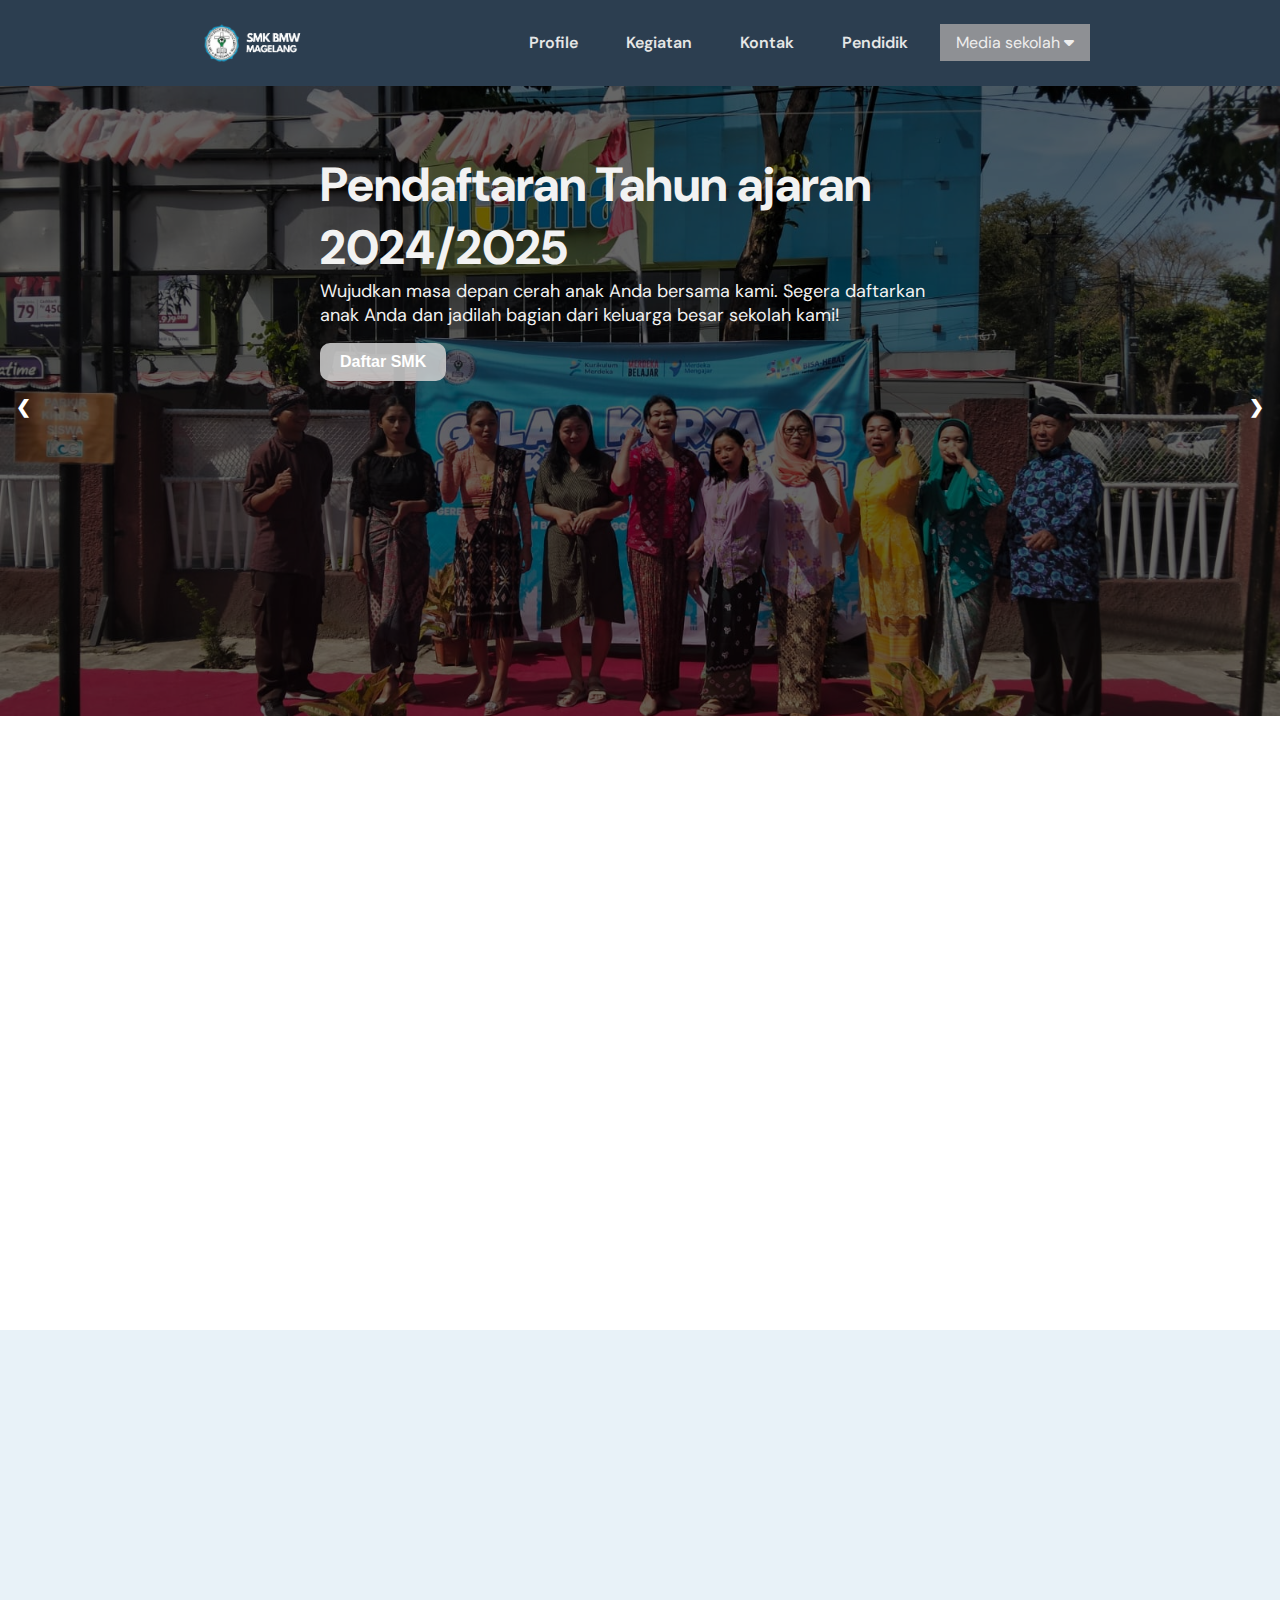
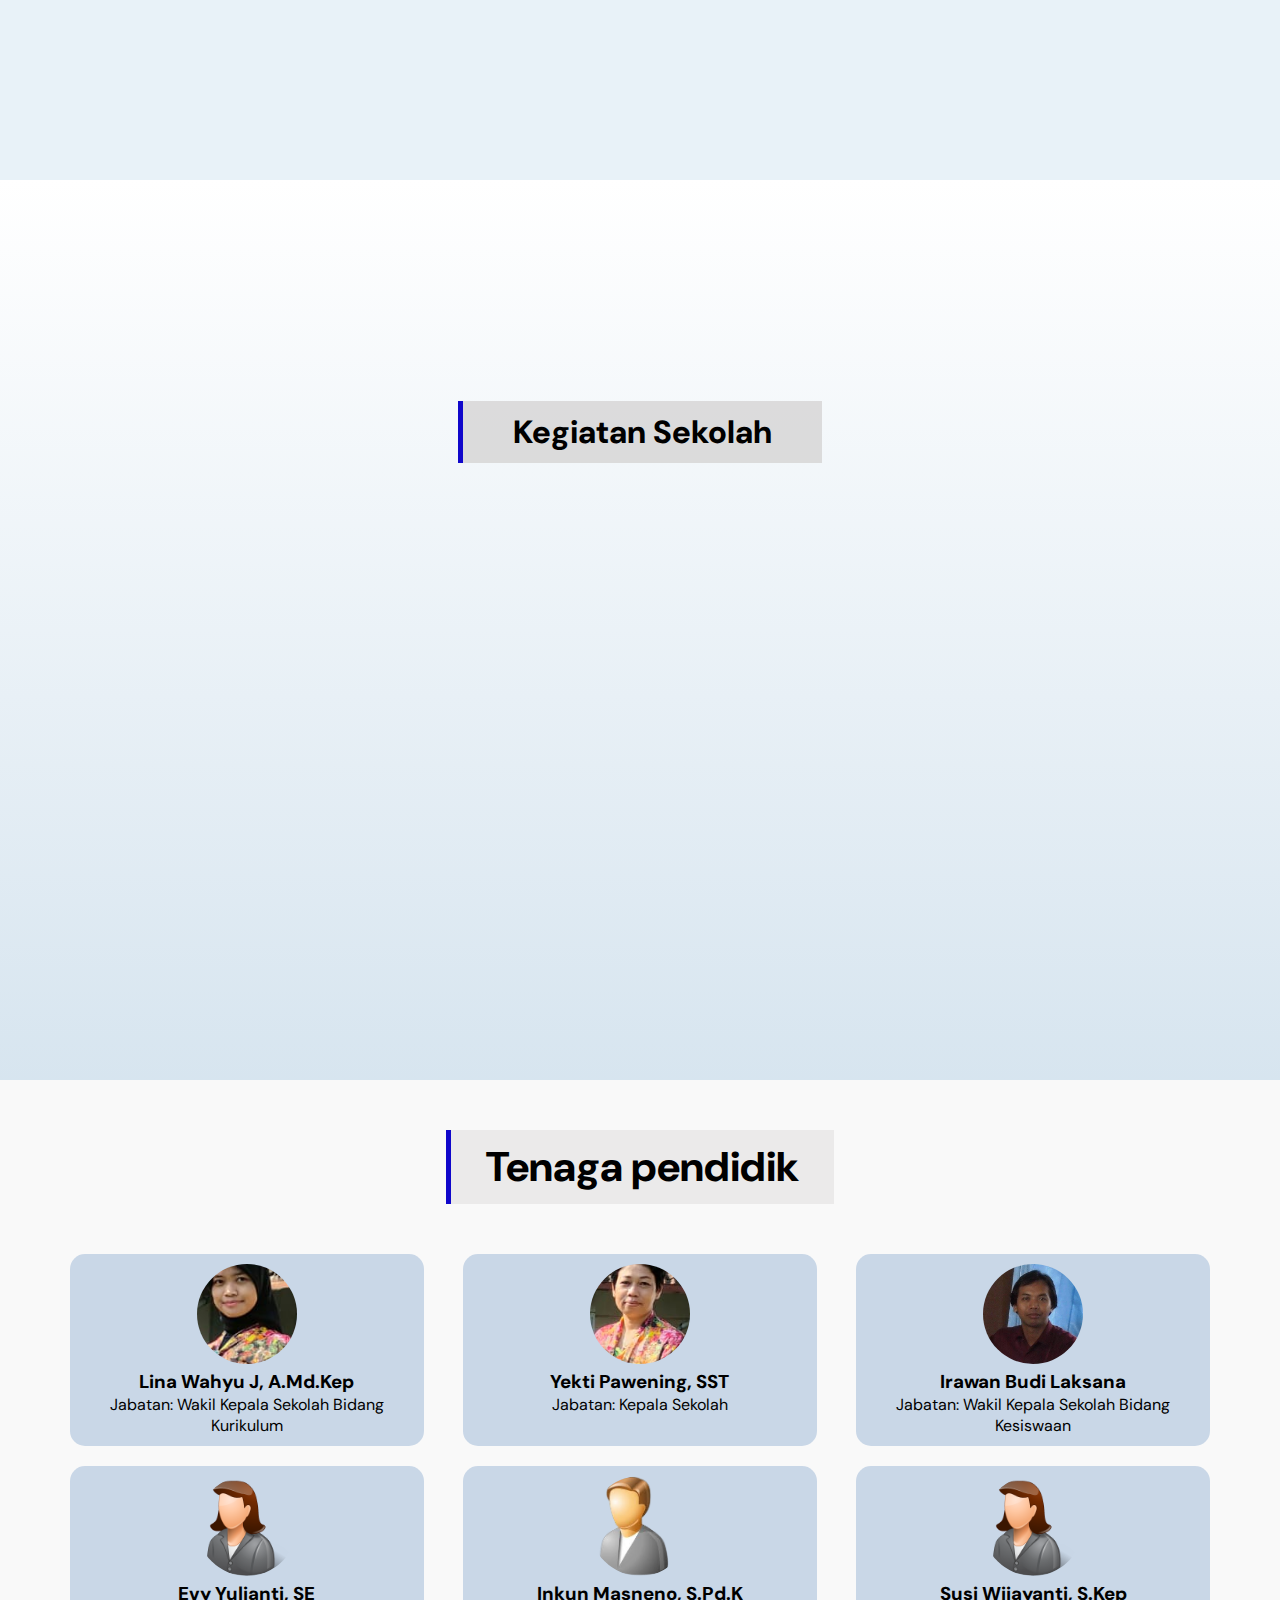
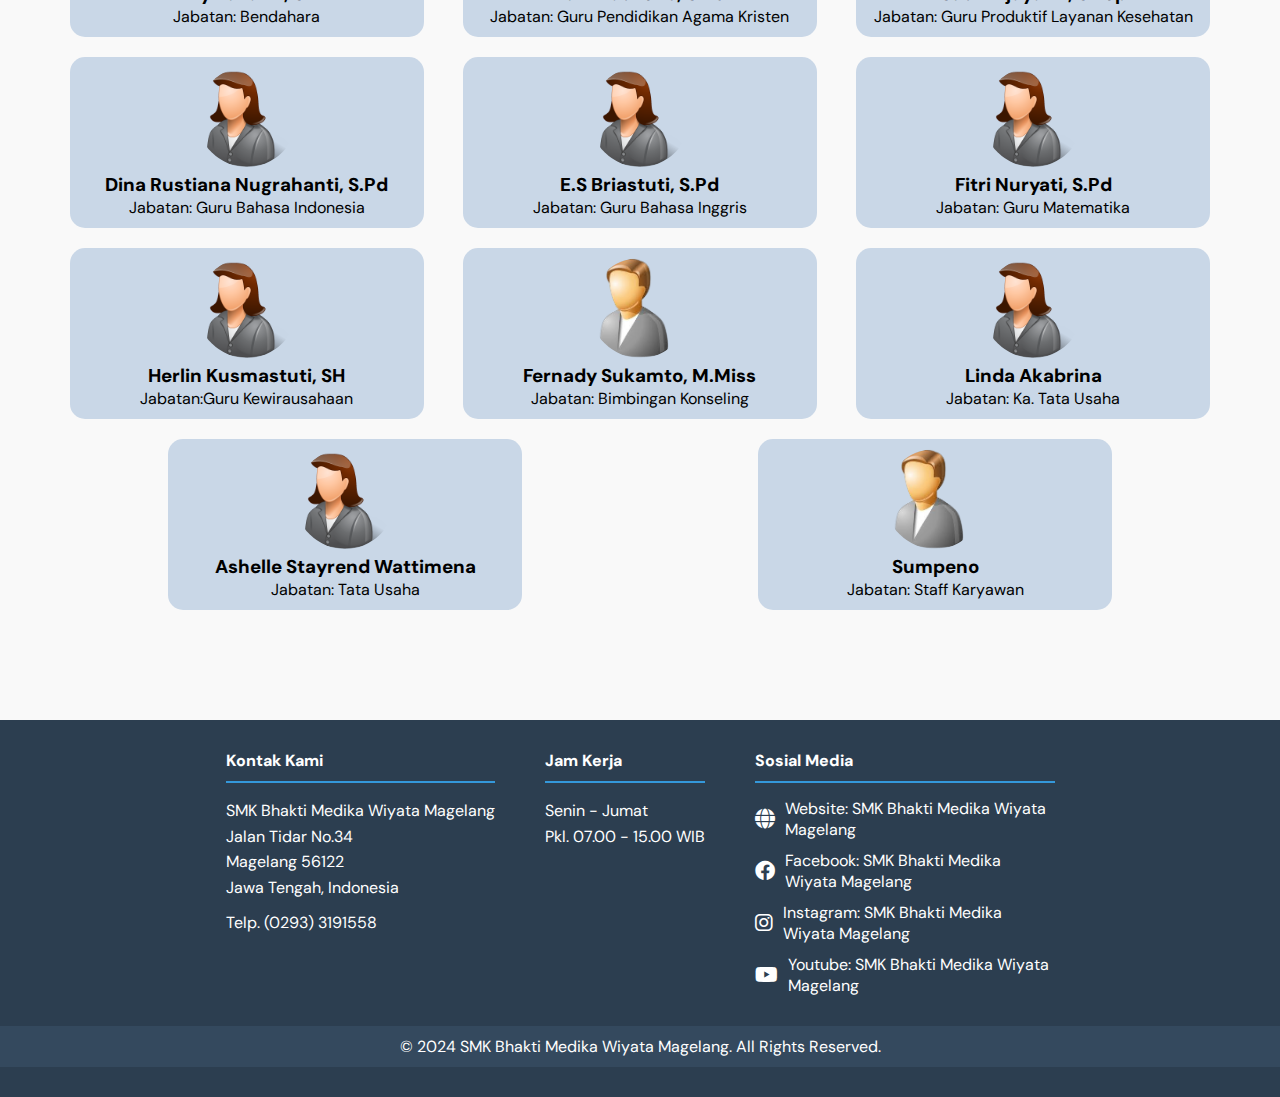
<file: index.html>
<!DOCTYPE html>
<html lang="en">
<head>
    <meta charset="UTF-8">
    <meta name="viewport" content="width=device-width, initial-scale=1.0">
    <title>Document</title>
    <link rel="stylesheet" href="style.css">
    <link href="https://unpkg.com/aos@2.3.1/dist/aos.css" rel="stylesheet">
    <script src="https://unpkg.com/aos@2.3.1/dist/aos.js"></script>
    <link rel="stylesheet"
href="https://cdn.jsdelivr.net/npm/swiper@11/swiper-bundle.min.css"/>
<link rel="stylesheet" href="https://cdnjs.cloudflare.com/ajax/libs/font-awesome/6.0.0-beta3/css/all.min.css">
</head>
<body>
    
    <!-- navbar -->

    <nav>
        <div class="logo">
            <img src="img/SMK BMW (1).png" alt="logo sekolah">
           
        </div>

        <ul class="menu">
            <li><a href="#profilsekolah">Profile</a></li>
            <li><a href="#kegiatan">Kegiatan</a></li>
            <li><a href="#footers">Kontak</a></li> 
            <li><a href="#tenaga-pendidik"> Pendidik</a></li> 
            
            <div class="dropdown">
                <button class="dropbtn">Media sekolah
                  <i class="fa fa-caret-down"></i>
                </button>
            <div class="dropdown-content">
                  <a href="galery.html">Galeri</a>
                 </div>
              </div> 
        </ul>
    </nav>

    <!-- akhir navbar -->

    <!-- pendaftaran sekolah -->
    
        <div class="container">
          
            <div class="mySlides">
              <div class="numbertext">1 / 6</div>
                <img src="img/foto4.jpeg" alt="fotoslide2" style="filter: brightness(40%); width: 100%; height: auto;">
                <div class="textCentered">
                  <h1>Pendaftaran  Tahun ajaran<br> 2024/2025</h1>
                  <p>Wujudkan masa depan cerah anak Anda bersama kami. Segera daftarkan anak Anda dan jadilah bagian dari keluarga besar sekolah kami!</p>
                  <button><a href="pendaftaran.html">Daftar SMK</a></button>
                </div>
            </div>
          
            <div class="mySlides">
              <div class="numbertext">3 / 6</div>
                <img src="img/foto5.jpeg" alt="fotoslide3" style="filter: brightness(40%);">
                <div class="textCentered">
                  <h1>Pendaftaran  Tahun ajaran<br> 2024/2025</h1>
                  <p>Wujudkan masa depan cerah anak Anda bersama kami. Segera daftarkan anak Anda dan jadilah bagian dari keluarga besar sekolah kami!</p>
                  <button><a href="pendaftaran.html">Daftar SMK</a></button>
                </div>
            </div>
          
            <div class="mySlides">
              <div class="numbertext">4 / 6</div>
                <img src="img/foto6.jpeg" alt="fotoslide4" style="filter: brightness(40%);">
                <div class="textCentered">
                  <h1>Pendaftaran  Tahun ajaran<br> 2024/2025</h1>
                  <p>Wujudkan masa depan cerah anak Anda bersama kami. Segera daftarkan anak Anda dan jadilah bagian dari keluarga besar sekolah kami!</p>
                  <button><a href="pendaftaran.html">Daftar SMK</a></button>
                </div>
            </div>
          
            <div class="mySlides">
              <div class="numbertext">5 / 6</div>
                <img src="img/foto7.jpeg" alt="fotoslide5" style="filter: brightness(40%);">
                <div class="textCentered">
                  <h1>Pendaftaran  Tahun ajaran<br> 2024/2025</h1>
                  <p>Wujudkan masa depan cerah anak Anda bersama kami. Segera daftarkan anak Anda dan jadilah bagian dari keluarga besar sekolah kami!</p>
                  <button><a href="pendaftaran.html">Daftar SMK</a></button>
                </div>
            </div>

            <a class="prev" onclick="plusSlides(-1)">&#10094;</a>
            <a class="next" onclick="plusSlides(1)">&#10095;</a>
          </div>

 
           
             <!-- PROFIL SEKOLAH -->

        <div class="profil_sekolah" id="profilsekolah">
            <img src="img/foto9.jpeg" alt="fotokegiatan" data-aos="fade-right" data-aos-duration="1000" class="logoprofil">
          <div class="text_profil" data-aos="fade-left" data-aos-duration="1000">
            <div class="judul_text">
              <h1>SMK <span>BMW MAGELANG</span> </h1>
              <img src="img/Logo_BMW Latar Belakang Kosong.png" alt="logo sekolah" class="logo">
            </div>
              <p>Sekolah kami adalah sekolah yang berdedikasi untuk membentuk generasi muda yang cerdas, berilmu, dan berakhlak mulia. Kami percaya bahwa setiap anak memiliki potensi unik dan kami berusaha untuk mengembangkannya melalui pendidikan yang berkualitas. Lorem ipsum dolor sit amet consectetur adipisicing elit. Consectetur alias autem inventore dolorem magni itaque eum ex. Blanditiis, ratione eos dolorem expedita, modi obcaecati, libero odit rem optio error atque. kaliaonu eos </p>
          </div>
        </div>

          <!-- akhir profil sekolah --> 



        <!-- TENTANG KAMI -->

        <div class="tentang_kami" id="tentangkami">
          <div class="text_tentangkami" data-aos="zoom-in-right" data-aos-duration="1000">
            <h1> Kenapa Smk <span style="color: rgb(16, 7, 203);">Bhakti Medika Wiyata?</span></h1>
            <p>SMK Bhakti Medika Wiyata atau dikenal dengan nama SMK BMW adalah Sekolah Menengah Kejuruan dibawah Yayasan Pendidikan Kristen Sinode GKJ  GKI Jawa Tengah. Visi kami " Menyiapkan kualitas pendidikan dan menciptakan lulusan tenaga kesehatan yang berkompetensi sesuai dengan bidangnya guna menghadapi daya saing yang tinggi sebagai syarat memasuki dunia kerja.”</p>
          </div>
            
            <img src="img/foto2.jpeg" alt="foto tentang kami" data-aos="zoom-in-left" data-aos-duration="1000">
        </div>

        <!-- akhir tentang kami -->




        
        <!-- kegiatan sekolah -->

       

        <div class="kegiatan_sekolah" id="kegiatan">

          <div class="katakata_kegiatan">
            <h1>Kegiatan Sekolah</h1>
          </div>

        
          <div class="activities-grid">
            <div class="activity-item">
                <img src="img/kegrawat4.jpeg" alt="rawat" class="activity-image">
                <div class="activity-overlay"></div>
                <div class="activity-text">
                    <h3 class="activity-title">keperawatan</h3>
                    <p class="activity-description">
                      Kegiatan praktikum lapangan uji kelayakan kompetensi keperawatan tingkat SMK merupakan salah satu program penting dalam mempersiapkan siswa menghadapi dunia kerja di bidang kesehatan.
                    </p>
                    <a href="kegiatan.html" class="btn_akhir">
                      <button class="animated-button">
                          selengkapnya
                      </button>
                  </a>
                  </div>
            </div>
    
            <div class="activity-item">
                <img src="img/kegpramuka4.jpeg" alt="ldks" class="activity-image">
                <div class="activity-overlay"></div>
                <div class="activity-text">
                    <h3 class="activity-title">LDKS</h3>
                    <p class="activity-description">
                      Kegiatan Latihan Dasar Kepemimpinan Siswa (LDKS) dan Perkemahan Jumat-Sabtu (Perjumsa) di tingkat SMK bertujuan untuk membentuk karakter, meningkatkan kedisiplinan, serta memperkuat jiwa kepemimpinan dan kebersamaan siswa.
                    </p>
                    <a href="kegiatan.html" class="btn_akhir">
                      <button class="animated-button">
                          selengkapnya
                      </button>
                  </a>
                </div>
            </div>
    
            <div class="activity-item">
                <img src="img/kegmasak4.jpeg" alt="masak" class="activity-image">
                <div class="activity-overlay"></div>
                <div class="activity-text">
                    <h3 class="activity-title">praktikum diet pada pasien Gastritis</h3>
                    <p class="activity-description">
                      Kegiatan Praktikum membuat diet pada pasien Gastritis
                      Gastritis, atau peradangan pada lapisan lambung, memerlukan perhatian khusus dalam pola makan untuk mencegah iritasi dan mempercepat proses penyembuhan.
                    </p>
                    <a href="kegiatan.html" class="btn_akhir">
                      <button class="animated-button">
                          selengkapnya
                      </button>
                  </a>
                </div>
            </div>
        </div>
      
      </div>  
</div>
        <!-- akhir kegiatan sekolah -->

        <!-- daftar guru -->

        <section id="tenaga-pendidik">
          <div class="daftar-guru">
            <h1>Tenaga pendidik</h1>
          </div>

          <div class="pendidik-container">

            <div class="pendidik">
                 <img src="img/guru2.png" alt="Nama Guru 2" class="pendidik-foto">
                 <h3>Lina Wahyu J, A.Md.Kep</h3>
                 <p>Jabatan: Wakil Kepala Sekolah Bidang Kurikulum</p>
            </div>
            <div class="pendidik">
                <img src="img/guru1.png" alt="foto Guru 1" class="pendidik-foto">
                <h3> Yekti Pawening, SST</h3>
                <p>Jabatan: Kepala Sekolah</p>
                
            </div>
              <div class="pendidik">
                  <img src="img/guru3.png" alt="foto Guru 3" class="pendidik-foto">
                  <h3>Irawan Budi Laksana</h3>
                  <p>Jabatan: Wakil Kepala Sekolah Bidang Kesiswaan</p>
                 
              </div>
              <div class="pendidik">
                  <img src="img/guru_female.png" alt="foto Guru 4" class="pendidik-foto">
                  <h3>Evy Yulianti, SE</h3>
                  <p>Jabatan: Bendahara</p>
                 
              </div>
              <div class="pendidik">
                  <img src="img/guru_male-removebg-preview.png" alt="foto Guru 5" class="pendidik-foto">
                  <h3>Inkun Masneno, S.Pd.K</h3>
                  <p>Jabatan: Guru Pendidikan Agama Kristen</p>
                  
              </div>
              <div class="pendidik">
                  <img src="img/guru_female.png" alt="foto Guru 6" class="pendidik-foto">
                  <h3>Susi Wijayanti, S.Kep</h3>
                  <p>Jabatan: Guru Produktif Layanan Kesehatan</p>
                 
              </div>
              <div class="pendidik">
                  <img src="img/guru_female.png" alt="foto Guru 7" class="pendidik-foto">
                  <h3> Dina Rustiana Nugrahanti, S.Pd</h3>
                  <p>Jabatan: Guru Bahasa Indonesia </p>
                  
              </div>
              <div class="pendidik">
                  <img src="img/guru_female.png" alt="foto Guru 8" class="pendidik-foto">
                  <h3>E.S Briastuti, S.Pd</h3>
                  <p>Jabatan: Guru Bahasa Inggris</p>
                 
              </div>
              <div class="pendidik">
                  <img src="img/guru_female.png" alt="foto Guru 9" class="pendidik-foto">
                  <h3> Fitri Nuryati, S.Pd</h3>
                  <p>Jabatan: Guru Matematika </p>
                  
              </div>
              <div class="pendidik">
                  <img src="img/guru_female.png" alt="foto Guru 10" class="pendidik-foto">
                  <h3> Herlin Kusmastuti, SH</h3>
                  <p>Jabatan:Guru Kewirausahaan  </p>
                 
              </div>
              <div class="pendidik">
                  <img src="img/guru_male-removebg-preview.png" alt="foto Guru 11" class="pendidik-foto">
                  <h3> Fernady Sukamto, M.Miss</h3>
                  <p>Jabatan: Bimbingan Konseling  </p>
                 
              </div>
              <div class="pendidik">
                  <img src="img/guru_female.png" alt="foto Guru 12" class="pendidik-foto">
                  <h3> Linda Akabrina</h3>
                  <p>Jabatan: Ka. Tata Usaha </p>
                 
              </div>
              <div class="pendidik">
                  <img src="img/guru_female.png" alt="foto Guru 13" class="pendidik-foto">
                  <h3> Ashelle Stayrend Wattimena</h3>
                  <p>Jabatan: Tata Usaha </p>
                 
              </div>
              <div class="pendidik">
                  <img src="img/guru_male-removebg-preview.png" alt="foto Guru 14" class="pendidik-foto">
                  <h3> Sumpeno</h3>
                  <p>Jabatan: Staff Karyawan </p>
                  
              </div>
          </div>
      </section>
      
      <!-- akhir daftar guru -->

      <!-- footer -->

        <footer class="footer" id="footers">
          <div class="footer-content">
              <div class="footer-section">
                  <h4>Kontak Kami</h4>
                  <p>
                      SMK Bhakti Medika Wiyata Magelang<br>
                      Jalan Tidar No.34<br>
                      Magelang 56122<br>
                      Jawa Tengah, Indonesia
                  </p>
                  <p>Telp. (0293) 3191558</p>
              </div>
              
              <div class="footer-section">
                  <h4>Jam Kerja</h4>
                  <p>
                      Senin - Jumat<br>
                      Pkl. 07.00 - 15.00 WIB
                  </p>
              </div>
              
              <div class="footer-section social-links">
                  <h4>Sosial Media</h4>
                  <a href="#" target="_blank">
                      <i class="fas fa-globe"></i> Website: SMK Bhakti Medika Wiyata Magelang
                  </a>
                  <a href="#" target="_blank">
                      <i class="fab fa-facebook"></i> Facebook: SMK Bhakti Medika Wiyata Magelang
                  </a>
                  <a href="#" target="_blank">
                      <i class="fab fa-instagram"></i> Instagram: SMK Bhakti Medika Wiyata Magelang
                  </a>
                  <a href="#" target="_blank">
                      <i class="fab fa-youtube"></i> Youtube: SMK Bhakti Medika Wiyata Magelang
                  </a>
              </div>
          </div>
          
          <div class="copyright">
              © 2024 SMK Bhakti Medika Wiyata Magelang. All Rights Reserved.
          </div>
      </footer>

      <!-- akhir footer -->


        <script src="https://cdn.jsdelivr.net/npm/swiper@11/swiper-bundle.min.js"></script>
<script>
  AOS.init();
</script>
<script src="index.js"></script>
</body>
</html>
</file>
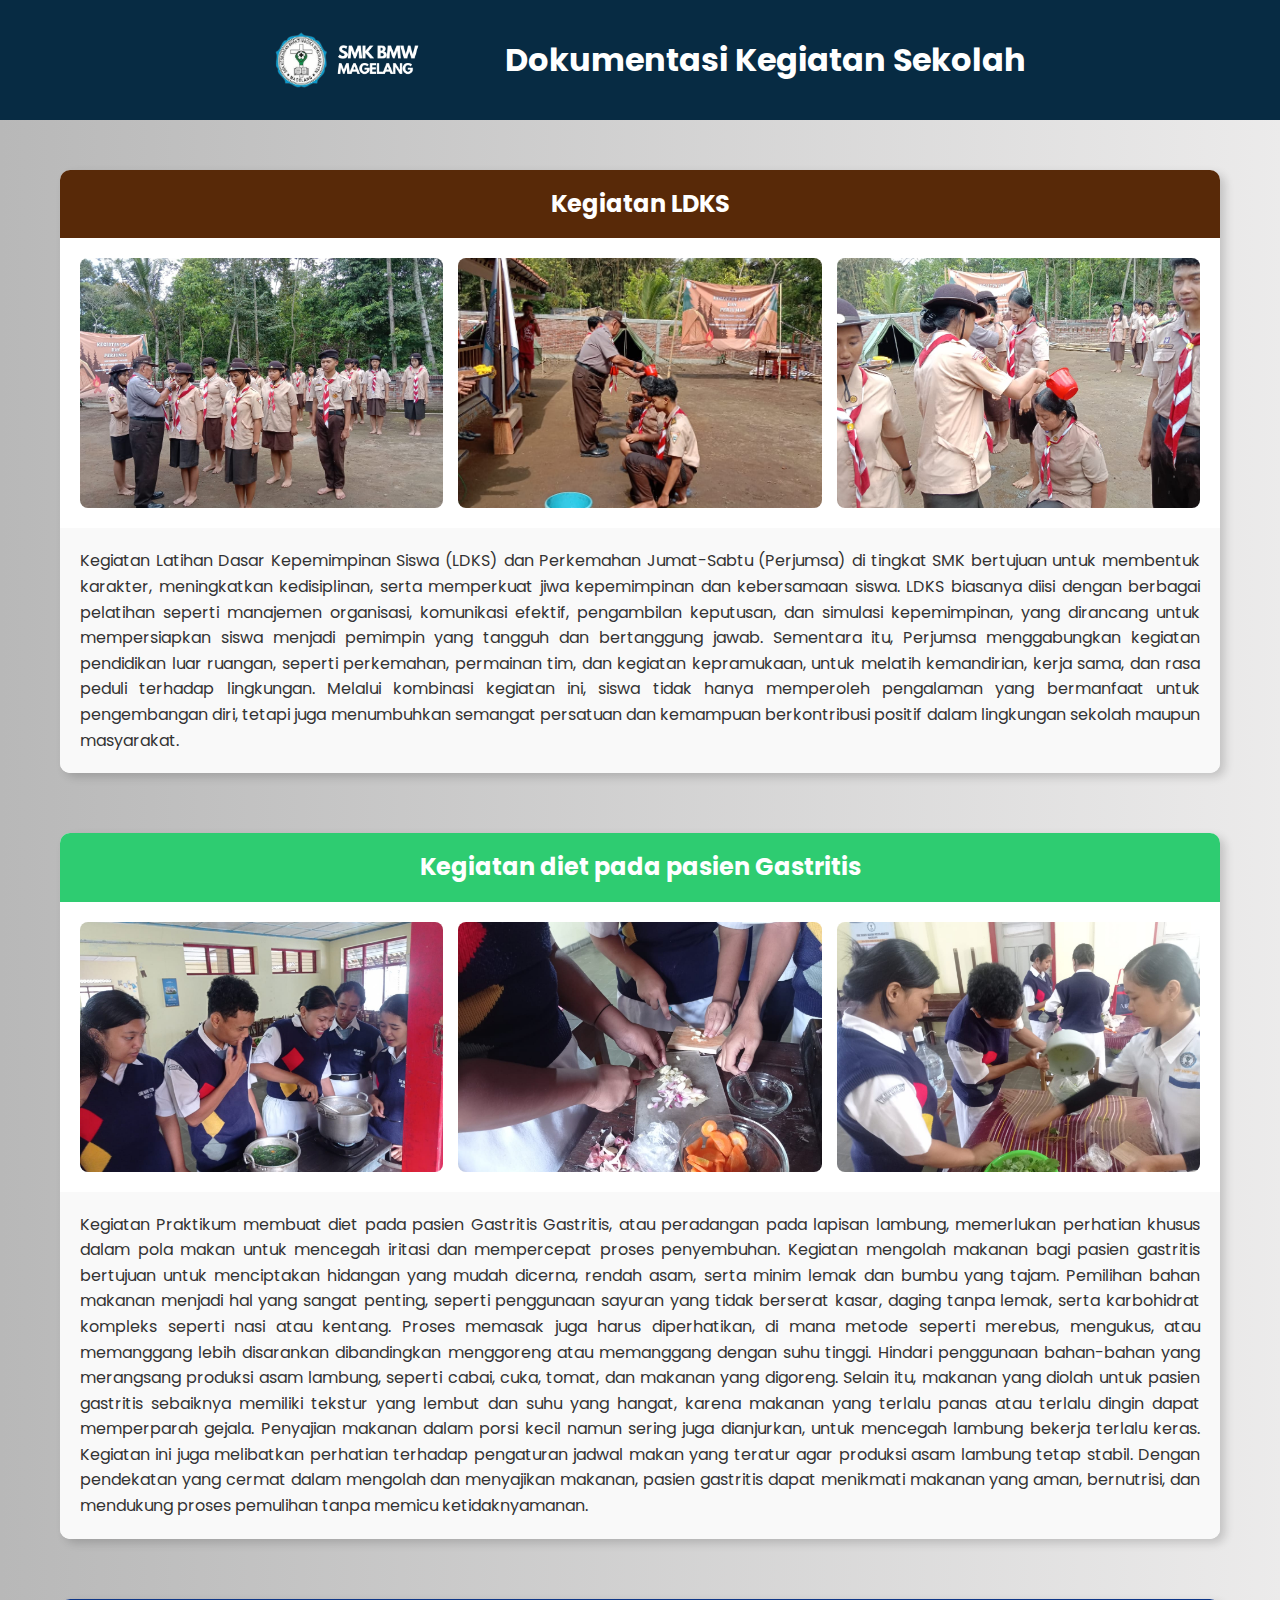
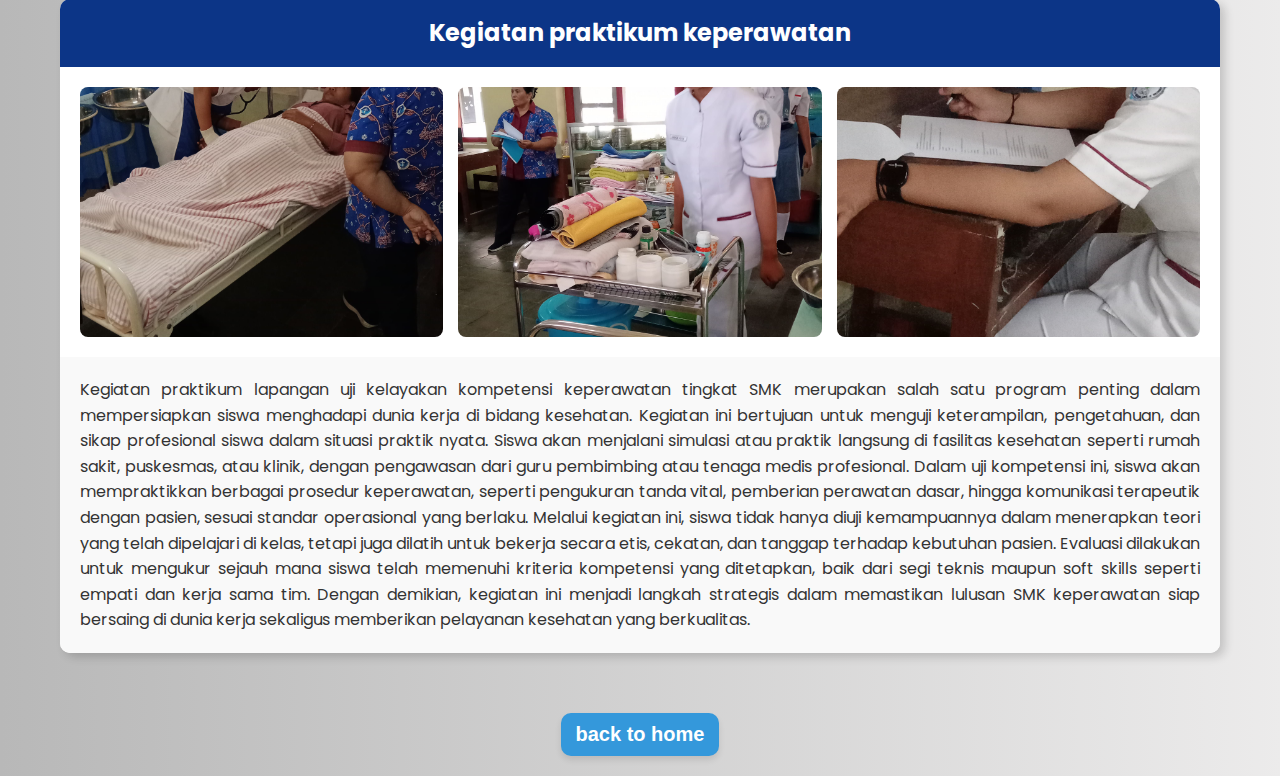
<file: kegiatan.html>
<!DOCTYPE html>
<html lang="id">
<head>
    <meta charset="UTF-8">
    <meta name="viewport" content="width=device-width, initial-scale=1.0">
    <title>Dokumentasi Kegiatan Sekolah</title>
    <link href="https://fonts.googleapis.com/css2?family=Poppins:ital,wght@0,100;0,200;0,300;0,400;0,500;0,600;0,700;0,800;0,900;1,100;1,200;1,300;1,400;1,500;1,600;1,700;1,800;1,900&display=swap" rel="stylesheet">
    <style>
        * {
            box-sizing: border-box;
            margin: 0;
            padding: 0;
        }
        body {
            font-family: poppins;
            background: linear-gradient(to right, #aaaaaad5, #e8e7e7d5);
            color: #333;
            line-height: 1.6;
        }
        .container {
            display: flex;
            flex-direction: column;
            justify-content: center;
            align-items: center;
            max-width: 1200px;
            margin: 0 auto;
            gap: 30px;
            padding: 20px;
        }
        header {
            display: flex;
            justify-content: center;
            gap: 50px;
            align-items: center;
            background-color: #072b43;
            color: white;
            text-align: center;
            padding: 20px 0;
            margin-bottom: 30px;
        }
        header img{
            height: 80px;
        }
        .activity-section {
            background-color: white;
            border-radius: 10px;
            box-shadow: 5px 4px 10px rgba(0, 0, 0, 0.166);
            margin-bottom: 30px;
            overflow: hidden;
            transition: transform 0.3s ease;
        }
        .activity-section:hover {
            transform: scale(1.02);
        }
        .activity-header {
            background-color: #2ecc71;
            color: white;
            padding: 15px;
            text-align: center;
        }
        .activity-header1 {
            background-color: #582908;
            color: white;
            padding: 15px;
            text-align: center;
        }
        .activity-header2 {
            background-color: #0c3587;
            color: white;
            padding: 15px;
            text-align: center;
        }
        .photo-grid {
            display: grid;
            grid-template-columns: repeat(3, 1fr);
            gap: 15px;
            padding: 20px;
        }
        .photo-grid img {
            width: 100%;
            height: 250px;
            object-fit: cover;
            border-radius: 8px;
            transition: transform 0.3s ease, opacity 0.3s ease;
        }
        .photo-grid img:hover {
            transform: scale(1.05);
            opacity: 0.9;
            cursor: pointer;
        }
        .activity-description {
            padding: 20px;
            text-align: justify;
            background-color: #f9f9f9;

        }
        @media (max-width: 768px) {
            .photo-grid {
                grid-template-columns: repeat(2, 1fr);
            }
        }
        @media (max-width: 480px) {
            .photo-grid {
                grid-template-columns: 1fr;
            }
        }
        .modal {
            display: none;
            position: fixed;
            z-index: 1000;
            left: 0;
            top: 0;
            width: 100%;
            height: 100%;
            overflow: auto;
            background-color: rgba(0,0,0,0.9);
        }
        .modal-content {
            margin: auto;
            display: block;
            width: 80%;
            max-width: 700px;
            max-height: 80%;
            object-fit: contain;
        }
        .close {
            position: absolute;
            top: 15px;
            right: 35px;
            color: #f1f1f1;
            font-size: 40px;
            font-weight: bold;
            cursor: pointer;
        }
        
        .btn_akhir{
            display: flex;
            justify-content: center;
            text-decoration: none;
        }
        .animated-button {
            padding: 10px 15px;
            background-color: #3498db;
            color: white;
            border: none;
            border-radius: 10px;
            cursor: pointer;
            font-size: 20px;
            font-weight: bold;
            position: relative;
            overflow: hidden;
            transition: all 0.3s ease;
            box-shadow: 0 4px 6px rgba(0, 0, 0, 0.1);
        }

        .animated-button:hover {
            background-color: #2980b9;
            transform: scale(1.05);
            box-shadow: 0 6px 8px rgba(0, 0, 0, 0.15);
        }

        .animated-button:active {
            transform: scale(0.95);
        }

        .animated-button::before {
            content: '';
            position: absolute;
            top: 0;
            left: -100%;
            width: 100%;
            height: 100%;
            background: linear-gradient(120deg, transparent, rgba(255,255,255,0.3), transparent);
            transition: all 0.5s ease;
        }

        .animated-button:hover::before {
            left: 100%;
        }
    </style>
</head>
<body>
    <header>
        <img src="img/SMK BMW (1).png" alt="logo sekolah">

        <h1>Dokumentasi Kegiatan Sekolah</h1>
    </header>

    <div class="container">
        <!-- Kegiatan Pramuka -->
        <div class="activity-section">
            <div class="activity-header1">
                <h2>Kegiatan LDKS</h2>
            </div>
            <div class="photo-grid" id="pramuka-grid">
                <img src="img/kegpramuka2.jpeg" alt="Pramuka 1" onclick="openModal(this)">
                <img src="img/kegpramuka1.jpeg" alt="Pramuka 2" onclick="openModal(this)">
                <img src="img/kegpramuka4.jpeg" alt="Pramuka 3" onclick="openModal(this)">
            </div>
            <div class="activity-description">
                <p>Kegiatan Latihan Dasar Kepemimpinan Siswa (LDKS) dan Perkemahan Jumat-Sabtu (Perjumsa) di tingkat SMK bertujuan untuk membentuk karakter, meningkatkan kedisiplinan, serta memperkuat jiwa kepemimpinan dan kebersamaan siswa. LDKS biasanya diisi dengan berbagai pelatihan seperti manajemen organisasi, komunikasi efektif, pengambilan keputusan, dan simulasi kepemimpinan, yang dirancang untuk mempersiapkan siswa menjadi pemimpin yang tangguh dan bertanggung jawab. Sementara itu, Perjumsa menggabungkan kegiatan pendidikan luar ruangan, seperti perkemahan, permainan tim, dan kegiatan kepramukaan, untuk melatih kemandirian, kerja sama, dan rasa peduli terhadap lingkungan. Melalui kombinasi kegiatan ini, siswa tidak hanya memperoleh pengalaman yang bermanfaat untuk pengembangan diri, tetapi juga menumbuhkan semangat persatuan dan kemampuan berkontribusi positif dalam lingkungan sekolah maupun masyarakat.</p>
            </div>
        </div>

        <!-- Lomba Seni -->
        <div class="activity-section">
            <div class="activity-header">
                <h2>Kegiatan diet pada pasien Gastritis</h2>
            </div>
            <div class="photo-grid" id="seni-grid">
                <img src="img/kegmasak1.jpeg" alt="masak 1" onclick="openModal(this)">
                <img src="img/kegmasak3.jpeg" alt="masak 2" onclick="openModal(this)">
                <img src="img/kegmasak2.jpeg" alt="masak 3" onclick="openModal(this)">
            </div>
            <div class="activity-description">
                <p>Kegiatan Praktikum membuat diet pada pasien Gastritis
                    Gastritis, atau peradangan pada lapisan lambung, memerlukan perhatian khusus dalam pola makan untuk mencegah iritasi dan mempercepat proses penyembuhan. Kegiatan mengolah makanan bagi pasien gastritis bertujuan untuk menciptakan hidangan yang mudah dicerna, rendah asam, serta minim lemak dan bumbu yang tajam. Pemilihan bahan makanan menjadi hal yang sangat penting, seperti penggunaan sayuran yang tidak berserat kasar, daging tanpa lemak, serta karbohidrat kompleks seperti nasi atau kentang. Proses memasak juga harus diperhatikan, di mana metode seperti merebus, mengukus, atau memanggang lebih disarankan dibandingkan menggoreng atau memanggang dengan suhu tinggi. Hindari penggunaan bahan-bahan yang merangsang produksi asam lambung, seperti cabai, cuka, tomat, dan makanan yang digoreng.  
                    Selain itu, makanan yang diolah untuk pasien gastritis sebaiknya memiliki tekstur yang lembut dan suhu yang hangat, karena makanan yang terlalu panas atau terlalu dingin dapat memperparah gejala. Penyajian makanan dalam porsi kecil namun sering juga dianjurkan, untuk mencegah lambung bekerja terlalu keras. Kegiatan ini juga melibatkan perhatian terhadap pengaturan jadwal makan yang teratur agar produksi asam lambung tetap stabil. Dengan pendekatan yang cermat dalam mengolah dan menyajikan makanan, pasien gastritis dapat menikmati makanan yang aman, bernutrisi, dan mendukung proses pemulihan tanpa memicu ketidaknyamanan.</p>
            </div>
        </div>

        <!-- Bakti Sosial -->
        <div class="activity-section">
            <div class="activity-header2">
                <h2>Kegiatan praktikum keperawatan</h2>
            </div>
            <div class="photo-grid" id="bakti-sosial-grid">
                <img src="img/kegrawat1.jpeg" alt="rawat 1" onclick="openModal(this)">
                <img src="img/kegrawat2.jpeg" alt="rawat 2" onclick="openModal(this)">
                <img src="img/kegrawat3.jpeg" alt="rawat 3" onclick="openModal(this)">
            </div>
            <div class="activity-description">
                <p>Kegiatan praktikum lapangan uji kelayakan kompetensi keperawatan tingkat SMK merupakan salah satu program penting dalam mempersiapkan siswa menghadapi dunia kerja di bidang kesehatan. Kegiatan ini bertujuan untuk menguji keterampilan, pengetahuan, dan sikap profesional siswa dalam situasi praktik nyata. Siswa akan menjalani simulasi atau praktik langsung di fasilitas kesehatan seperti rumah sakit, puskesmas, atau klinik, dengan pengawasan dari guru pembimbing atau tenaga medis profesional. Dalam uji kompetensi ini, siswa akan mempraktikkan berbagai prosedur keperawatan, seperti pengukuran tanda vital, pemberian perawatan dasar, hingga komunikasi terapeutik dengan pasien, sesuai standar operasional yang berlaku.
                Melalui kegiatan ini, siswa tidak hanya diuji kemampuannya dalam menerapkan teori yang telah dipelajari di kelas, tetapi juga dilatih untuk bekerja secara etis, cekatan, dan tanggap terhadap kebutuhan pasien. Evaluasi dilakukan untuk mengukur sejauh mana siswa telah memenuhi kriteria kompetensi yang ditetapkan, baik dari segi teknis maupun soft skills seperti empati dan kerja sama tim. Dengan demikian, kegiatan ini menjadi langkah strategis dalam memastikan lulusan SMK keperawatan siap bersaing di dunia kerja sekaligus memberikan pelayanan kesehatan yang berkualitas.</p>
            </div>
        </div>

        <a href="index.html" class="btn_akhir">
            <button class="animated-button">
                back to home
            </button>
        </a>

    </div>

    
    <div id="imageModal" class="modal">
        <span class="close" onclick="closeModal()">&times;</span>
        <img class="modal-content" id="modalImage">
    </div>

    <script>
        function openModal(img) {
            var modal = document.getElementById('imageModal');
            var modalImg = document.getElementById('modalImage');
            modal.style.display = "block";
            modalImg.src = img.src;
        }

        function closeModal() {
            var modal = document.getElementById('imageModal');
            modal.style.display = "none";
        }

    
        window.onclick = function(event) {
            var modal = document.getElementById('imageModal');
            if (event.target == modal) {
                modal.style.display = "none";
            }
        }
    </script>
</body>
</html>
</file>
<file: style.css>
@import url('https://fonts.googleapis.com/css2?family=Poppins:wght@300;400;500;600;700&display=swap');
@import url('https://fonts.googleapis.com/css2?family=DM+Sans:ital,opsz,wght@0,9..40,100..1000;1,9..40,100..1000&display=swap');
html{
  scroll-behavior: smooth;
}

*{
    margin: 0;
    padding: 0;
    box-sizing: border-box;
}
body {
  font-family: 'DM Sans', sans-serif;
  overflow-x: hidden;
  margin: 0;
  padding: 0;
}

h1, h2, h3, h4, h5, h6 {
  font-weight: 800;
}

p {
  font-family: 'DM Sans', sans-serif;
}

/* Responsive Navbar */
nav {
  display: flex;
  justify-content: space-evenly;
  align-items: center;
  background-color: #2c3e50;
  width: 100vw; 
  max-width: 100%; 
  padding: 1rem;
  box-sizing: border-box;
  position: static;
  z-index: 100;
  top: 0;
  left: 0;
}

nav .logo {
  display: flex;
  align-items: center;
}

nav .logo img {
  max-width: 150px;
  width: 90%;
  height: auto;
  object-fit: contain;
}

nav .menu {
  display: flex;
  align-items: center;
  list-style: none;
  margin: 0;
  padding: 0;
  gap: 1rem;
  flex-wrap: wrap;
}

nav .menu li {
  margin: 0.5rem 0;
}

nav .menu li a {
  text-decoration: none;
  color: rgb(230, 230, 230);
  font-size: 1rem;
  transition: all 0.3s ease;
  font-weight: 600;
  padding: 0.5rem 1rem;
  border-radius: 50px;
}

nav .menu li a:hover {
  color: rgb(224, 225, 225);
  background-color: rgba(164, 165, 170, 0.789);
}

/* Dropdown Styles */
.dropdown {
  position: relative;
}

.dropbtn {
  font-size: 1rem;
  border: none;
  outline: none;
  color: rgb(238, 238, 238);
  background-color: rgba(158, 158, 159, 0.859);
  padding: 0.5rem 1rem;
  font-family: inherit;
  cursor: pointer;
  transition: all 0.3s ease;
}

.dropdown-content {
  display: none;
  position: absolute;
  background-color: #f9f9f9;
  min-width: 160px;
  box-shadow: 0px 8px 16px 0px rgba(0,0,0,0.2);
  z-index: 1;
  right: 0;
  border-radius: 5px;
}

.dropdown:hover .dropdown-content {
  display: block;
}

.dropdown-content a {
  color: black;
  padding: 12px 16px;
  text-decoration: none;
  display: block;
  text-align: left;
}

.dropdown-content a:hover {
  background-color: #ddd;
}

/* Slideshow Container */
.container {
  position: relative;
  width: 100%;
  max-height: 70vh;
  overflow: hidden;
}

.mySlides {
  position: relative;
  display: flex;
  width: 100%;
}

.mySlides img {
  max-width: 100%;
  height: auto;
  object-fit: contain;
}

.prev, .next {
  cursor: pointer;
  position: absolute;
  top: 50%;
  width: auto;
  padding: 16px;
  margin-top: -22px;
  color: white;
  font-weight: bold;
  font-size: 18px;
  transition: 0.6s ease;
  border-radius: 0 3px 3px 0;
  user-select: none;
}

.next {
  right: 0;
  border-radius: 3px 0 0 3px;
}

.prev:hover, .next:hover {
  background-color: rgba(0, 0, 0, 0.8);
}

.numbertext {
  color: #f2f2f2;
  font-size: 12px;
  padding: 8px 12px;
  position: absolute;
  top: 0;
}

.textCentered{
  position: absolute;
  top: 25%;
  left: 50%;
  transform: translate(-50%, -50%);
  font-size: 18px;
  color: #f2f2f2;
}
.textCentered h1{
  font-size: 3rem;
  font-weight: 800;
}

.textCentered button {
  padding: 10px 20px;
  margin-top: 1rem;
  border-radius: 10px;
  border: none;
  background-color: rgba(209, 209, 209, 0.86);
  color: white;
  font-size: 1rem;
  font-weight: bold;
  cursor: pointer;
  transition: all 0.3s ease;
}

.textCentered button:hover {
  background-color: rgb(23, 85, 139);
  transform: scale(1.1);
}

.textCentered button a {
  text-decoration: none;
  color: white;
}


/* profil sekolah */
.profil_sekolah{
    display: flex;
    flex-direction: row;
    justify-content: center;
    align-items: center;
    gap: 100px;
    width: 90%;
    max-width: 1200px;
    padding-top: 0px;
    margin: 100px auto
}
.profil_sekolah .text_profil{
    display: flex;
    flex-direction: column;
    align-items: center;
    gap: 20px;
}
.judul_text{
    display: flex;
    flex-direction: flex;
    justify-content: start;
    align-items: center;
    gap: 20px;
    background-color: #e8e7e7d5;
    padding: 10px 35px;
    border-left: 5px solid rgb(16, 7, 203);
}
.judul_text .logo{
    width: 70px;
    height: 70px;
}
.text_profil p{
  font-size: 1.125em;
  text-align: justify;

}

.profil_sekolah .logoprofil{
    width: 600px;
    height: 350px;
    object-fit: cover;
    box-shadow: 20px 20px 1px rgba(128, 128, 128, 0.592);
    border-radius: 10px;
    transition: all 0.3s ease;
}
.profil_sekolah .logoprofil:hover{
  transform: scale(1.05);
  
}

.profil_sekolah .text_profil{
    max-width: 600px;
}

.profil_sekolah .text_profil h1{
    font-size: 2.5em;
    
}
.profil_sekolah .text_profil span{
    color: rgb(16, 7, 203);
}
/* akhir profil sekolah */




/* STYLE TENTANG KAMI */

.tentang_kami{
    display: flex;
    justify-content: space-evenly;
    align-items: center;
    gap: 0px;
    height: 450px;
    margin-top: 130px;
    background-color: rgba(227, 240, 247, 0.836);
    padding: 20px;
    color: rgb(0, 0, 0);
    position: relative;
   
  }
  
.text_tentangkami{
    display: flex;
    flex-direction: column;
    align-items: center;
    width: 600px;
    gap: 20px;
    padding: 25px;
    
}
.text_tentangkami h1{
    font-size: 1.6875em;
    background-color: #ffffffd5;
    padding: 10px 35px;
    border-left: 5px solid rgb(16, 7, 203);
}
.text_tentangkami p{
    font-size: 1.125em;
    text-align: justify;
}


.tentang_kami img{
    width: 600px;
    height: 300px; 
    object-fit: cover;
    border-radius: 10px;
    box-shadow: 10px 10px 1px rgba(0, 0, 0, 0.136);
    transition: all 0.3s ease;
}
.tentang_kami img:hover{
    transform: scale(1.05);
    
}
/*  AKHIR STYLE TENTANG KAMI */




/* CARD KEGIATAN SEKOLAH */

.kegiatan_sekolah{
  display: flex;
  flex-direction: column;
  align-items: center;
  justify-content: center;
  text-align: center;
  gap: 70px;
  width: 100%;
  background: linear-gradient(180deg, #ffffff, #d1e1edde);
  height: 100vh;
  
}

.katakata_kegiatan h1{
  font-size: 2em;
  background-color: #d6d5d5d5;
  padding: 10px 50px;
  border-left: 5px solid rgb(16, 7, 203);
}

.activities-grid {
  display: grid;
  grid-template-columns: repeat(3, 1fr);
  gap: 70px;
  max-width: 1200px;
  margin: 0 auto;
}

.activity-item {
  background-color: rgba(255, 255, 255, 0);
  border-radius: 10px;
  overflow: hidden;
  box-shadow: 0 15px 30px rgba(0,0,0,0.1);
  transition: all 0.4s cubic-bezier(0.175, 0.885, 0.32, 1.275);
  position: relative;
  perspective: 1000px;
}

.activity-item:hover {
  transform: translateY(-15px) rotateX(10deg);
  box-shadow: 0 20px 40px rgba(0,0,0,0.15);
}

.activity-image {
  width: 100%;
  height: 320px;
  object-fit: cover;
  filter: grayscale(20%);
  transition: transform 0.4s, filter 0.4s;
}

.activity-item:hover .activity-image {
  transform: scale(1.1);
  filter: grayscale(0%);
}

.activity-overlay {
  position: absolute;
  bottom: 0;
  left: 0;
  right: 0;
  background: linear-gradient(transparent, rgba(0,0,0,0.7));
  overflow: hidden;
  width: 100%;
  height: 0;
  transition: 0.5s ease;
}

.activity-item:hover .activity-overlay {
  height: 100%;
}

.activity-text {
  color: white;
  position: absolute;
  bottom: 20px;
  left: 20px;
  right: 20px;
  opacity: 0;
  transform: translateY(20px);
  transition: all 0.4s;
}

.activity-item:hover .activity-text {
  opacity: 1;
  transform: translateY(0);
}

.activity-title {
  font-size: 1.5em;
  margin-bottom: 10px;
  font-weight: bold;
}

.activity-description {
  font-size: 0.9em;
  line-height: 1.6;
}


.btn_akhir{
  display: flex;
  justify-content: center;
  margin-top: 40px;
  text-decoration: none;
}
.animated-button {
  padding: 5px 10px;
  background-color: #3498db;
  color: white;
  border: none;
  border-radius: 10px;
  cursor: pointer;
  font-size: 13px;
  font-weight: bold;
  position: relative;
  overflow: hidden;
  transition: all 0.3s ease;
  box-shadow: 0 4px 6px rgba(0, 0, 0, 0.1);
}

.animated-button:hover {
  background-color: #2980b9;
  transform: scale(1.05);
  box-shadow: 0 6px 8px rgba(0, 0, 0, 0.15);
}

.animated-button:active {
  transform: scale(0.95);
}

.animated-button::before {
  content: '';
  position: absolute;
  top: 0;
  left: -100%;
  width: 100%;
  height: 100%;
  background: linear-gradient(120deg, transparent, rgba(255,255,255,0.3), transparent);
  transition: all 0.5s ease;
}

.animated-button:hover::before {
  left: 100%;
}

@keyframes slideIn {
  from { 
      opacity: 0; 
      transform: translateY(50px);
  }
  to { 
      opacity: 1; 
      transform: translateY(0);
  }
}

.activities-grid > * {
  animation: slideIn 0.8s forwards;
  opacity: 0;
}

.activities-grid > *:nth-child(1) { animation-delay: 0.2s; }
.activities-grid > *:nth-child(2) { animation-delay: 0.4s; }
.activities-grid > *:nth-child(3) { animation-delay: 0.6s; }

/* AKHIR KEGIATAN SEKOLAH */

/* style daftar guru */
.daftar-guru {
  display: flex;
  justify-content: center;
  align-items: center;
  background-color: #3c4f62;
  font-size: 1.3rem;
  background-color: #e8e7e7d5;
  padding: 10px 35px;
  border-left: 5px solid rgb(16, 7, 203);
  
}
#tenaga-pendidik {
  display: flex;
  flex-direction: column;
  align-items: center;
  justify-content: center;
  gap: 40px;
  padding: 50px 50px 100px 50px;
  background-color: #f9f9f9;
}
.pendidik-container {
  display: flex;
  flex-wrap: wrap;
  justify-content: space-around;
}
.pendidik {
  width: 30%;
  margin: 10px;
  text-align: center;
  background-color: #c9d7e7;
  padding: 10px;
  border-radius: 15px;
}
.pendidik-foto {
  width:  100px;
  height: 100px;
  border-radius: 50%;
  object-fit: cover;
}
/* akhir style daftar guru */

/* footer */

.footer {
  background-color: #2c3e50;
  color: white;
  padding: 30px 0;
  text-align: center;
}
.footer-content {
  display: flex;
  justify-content: center;
  gap: 50px;
  flex-wrap: wrap;
}
.footer-section {
  text-align: left;
  max-width: 300px;
}
.footer-section h4 {
  border-bottom: 2px solid #3498db;
  padding-bottom: 10px;
  margin-bottom: 15px;
}
.footer-section p {
  margin: 10px 0;
  line-height: 1.6;
}
.social-links a {
  color: white;
  text-decoration: none;
  display: flex;
  align-items: center;
  margin: 10px 0;
  transition: color 0.3s ease;
}
.social-links a i {
  margin-right: 10px;
  font-size: 1.25em;
}
.social-links a:hover {
  color: #3498db;
}
.copyright {
  background-color: #34495e;
  color: white;
  text-align: center;
  padding: 10px 0;
  margin-top: 20px;
}

/* akhir footer */




/* RESPONSIVE STYLE */

@media screen and (max-width: 1024px) {
  nav {
    width: 100%;
  }
  
.textCentered{
  position: absolute;
  top: 40%;
  left: 50%;
  transform: translate(-50%, -50%);
  font-size: 18px;
  color: #f2f2f2;
}
.textCentered h1{
  font-size: 2rem;
  font-weight: 800;
}
  .profil_sekolah {
      gap: 50px;
  }

  .profil_sekolah .logoprofil {
      width: 400px;
      height: 300px;
  }

  .tentang_kami {
    margin-top: 100px;
    padding: 15px;
    gap: 20px;
}

.text_tentangkami,
.tentang_kami img {
    width: 350px;
    max-width: 900px;
}
.kegiatan_sekolah {
  display: flex;
  flex-direction: column;
  text-align: center;
  gap: 3rem;
  margin-top: 50px;
  padding: 30px 20px;
}

.katakata_kegiatan > h1 {
  font-size: 2.5em;
}
.activities-grid{
  gap: 1.5em;
}
.activity-item{
  border-radius: 15px;
  width: 14rem;
}

}


@media screen and (max-width: 768px) {
  nav {
    flex-direction: column;
    padding: 1rem;
}

nav .menu {
    flex-direction: row;
    justify-content: center;
    flex-wrap: nowrap;
    width: 100%;
    align-items: center;
}
nav .menu li a{
  font-size: 1em;
}
nav .logo img {
    max-width: 130px;
}


.textCentered{
  position: absolute;
  top: 25%;
  left: 50%;
  transform: translate(-50%, -50%);
  font-size: 18px;
  color: #f2f2f2;
}
.textCentered h1{
  font-size: 1.5rem;
  font-weight: 800;
}

.textCentered p{
  font-size: 0.7rem;
  font-weight: 500;
}

.textCentered button {
  padding: 5px;
  font-size: 0.5rem;
}  

.text_judul h1 {
    font-size: 1.5rem;
}

.text_judul p {
    font-size: 0.9rem;
}

  .profil_sekolah {
    flex-direction: column;
    gap: 60px;
    margin: 50px auto;
  }

  .profil_sekolah .logoprofil {
    width: 85%;
    height: auto;
    max-height: 400px;
  }

  .judul_text {
    flex-direction: row;
    text-align: center;
    padding: 10px 20px;
    width: 100%;
  }

  .judul_text .logo {
    margin-bottom: 10px;
  }

  .profil_sekolah .text_profil h1 {
    font-size: 2em;
    width: 15em;
    text-align: center;
  }
  .tentang_kami {
    width: 100%;
    flex-direction: column;
    margin-top: 80px;
    gap: 30px;
}

.text_tentangkami {
    padding: 20px 10px;
    width: 100%;
}

.text_tentangkami h1 {
    font-size: 1.5em;
    padding: 10px 20px;
}

.text_tentangkami p {
    font-size: 1.1em;
}

.tentang_kami img {
    height: 250px;
    width: 85%;
}
.kegiatan_sekolah {
  display: flex;
  flex-direction: column;
  align-items: center;
  justify-content: center;
  text-align: center;
  margin: 36rem 0;
  gap: 3rem;

  
}

.katakata_kegiatan > h1 {
  font-size: 2.2em;
}

.katakata_kegiatan > p {
  font-size: 0.9em;
}

.activities-grid{
  display: flex;
  flex-direction: column;
  justify-content: center;
  gap: 2em;
  align-items: center;
}
.activity-item{
  width: 90%;
  border-radius: 0;
  height: auto;
}
.activity-item img{
  width: 100%;
  height: auto;
}
.activity-item h3{
  font-size: 1.2em;
}
.activity-item p{
  font-size: 0.9em;
}
.image-container {
  height: 180px;
}

.image-container img {
  height: 180px;
}
}


/* Mobile-specific adjustments */
@media screen and (max-width: 480px) {
  body{
   overflow-x: hidden;
  }
  nav{
      flex-direction: column;
      width: 100%;
  }
  nav .menu{
    gap: 10px;
  }

  nav .logo img {
      height: 3rem;
  }

  nav .menu li a {
      font-size: 0.7em;
  }
  nav .menu .dropdown .dropbtn {
    font-size: 0.7em;
    padding: 5px;
  }

  .textCentered{
    position: absolute;
    top: 45%;
    left: 50%;
    transform: translate(-50%, -50%);
    font-size: 18px;
    color: #f2f2f2;
  }
  .textCentered h1{
    font-size: 1.2rem;
    font-weight: 800;
  }
  .textCentered p{
    font-size: 0.6rem;
    font-weight: 500;
  }

  .profil_sekolah {
    width: 95%;
    margin: 30px auto;
}

.profil_sekolah .text_profil h1 {
    font-size: 1.8em;
}
.profil_sekolah img{
  width: 70%;
    height: 70%;
}
.profil_sekolah .text_profil {
    width: 80%;
}
.profil_sekolah .text_profil h1 {
    font-size: 1.5em;
}
.text_profil p {
    font-size: 1em;
}

.judul_text .logo {
    width: 50px;
    height: 50px;
}
.tentang_kami {
  width: 100%;
  margin: 50px auto;
  padding: 10px;
}

.text_tentangkami {
  width: 90%;
  padding: 10px;
  gap: 15px;
}

.text_tentangkami h1 {
  font-size: 1.3em;
  padding: 8px 15px;
}

.text_tentangkami p {
  font-size: 0.9em;
}

.tentang_kami img {
  height: 200px;
}
.kegiatan_sekolah {
  margin: 12rem 0;
  padding: 25px 10px;
  background-color: #2c3e50;
  gap: 2.3rem;
}

.katakata_kegiatan > h1 {
  font-size: 1.8em;
}
.activities-grid{
  display: flex;
  flex-direction: column;
  justify-content: center;
  gap: 2em;
  align-items: center;
}
.activity-item{
  width: 90%;
  height: auto;
}
.activity-item img{
  width: 100%;
  height: auto;
}
.activity-item h3{
  font-size: 1.2em;
}
.activity-item p{
  font-size: 0.9em;
}
#tenaga-pendidik .pendidik-container .pendidik img{
height: 4rem;
width: 4rem;
flex-direction: column;
flex-wrap: wrap;
gap: 10px;
}

#tenaga-pendidik .pendidik-container .pendidik{
  width: 40%;
  height: auto;
}
#tenaga-pendidik .pendidik-container .pendidik p{
  font-size: 0.8em;
}
#tenaga-pendidik .pendidik-container .pendidik h3{
  font-size: 0.9em;
}
.pendidik{
  display: flex;
  flex-direction: column;
  justify-content: center;
  align-items: center;
  gap: 10px;
}
}
</file>
